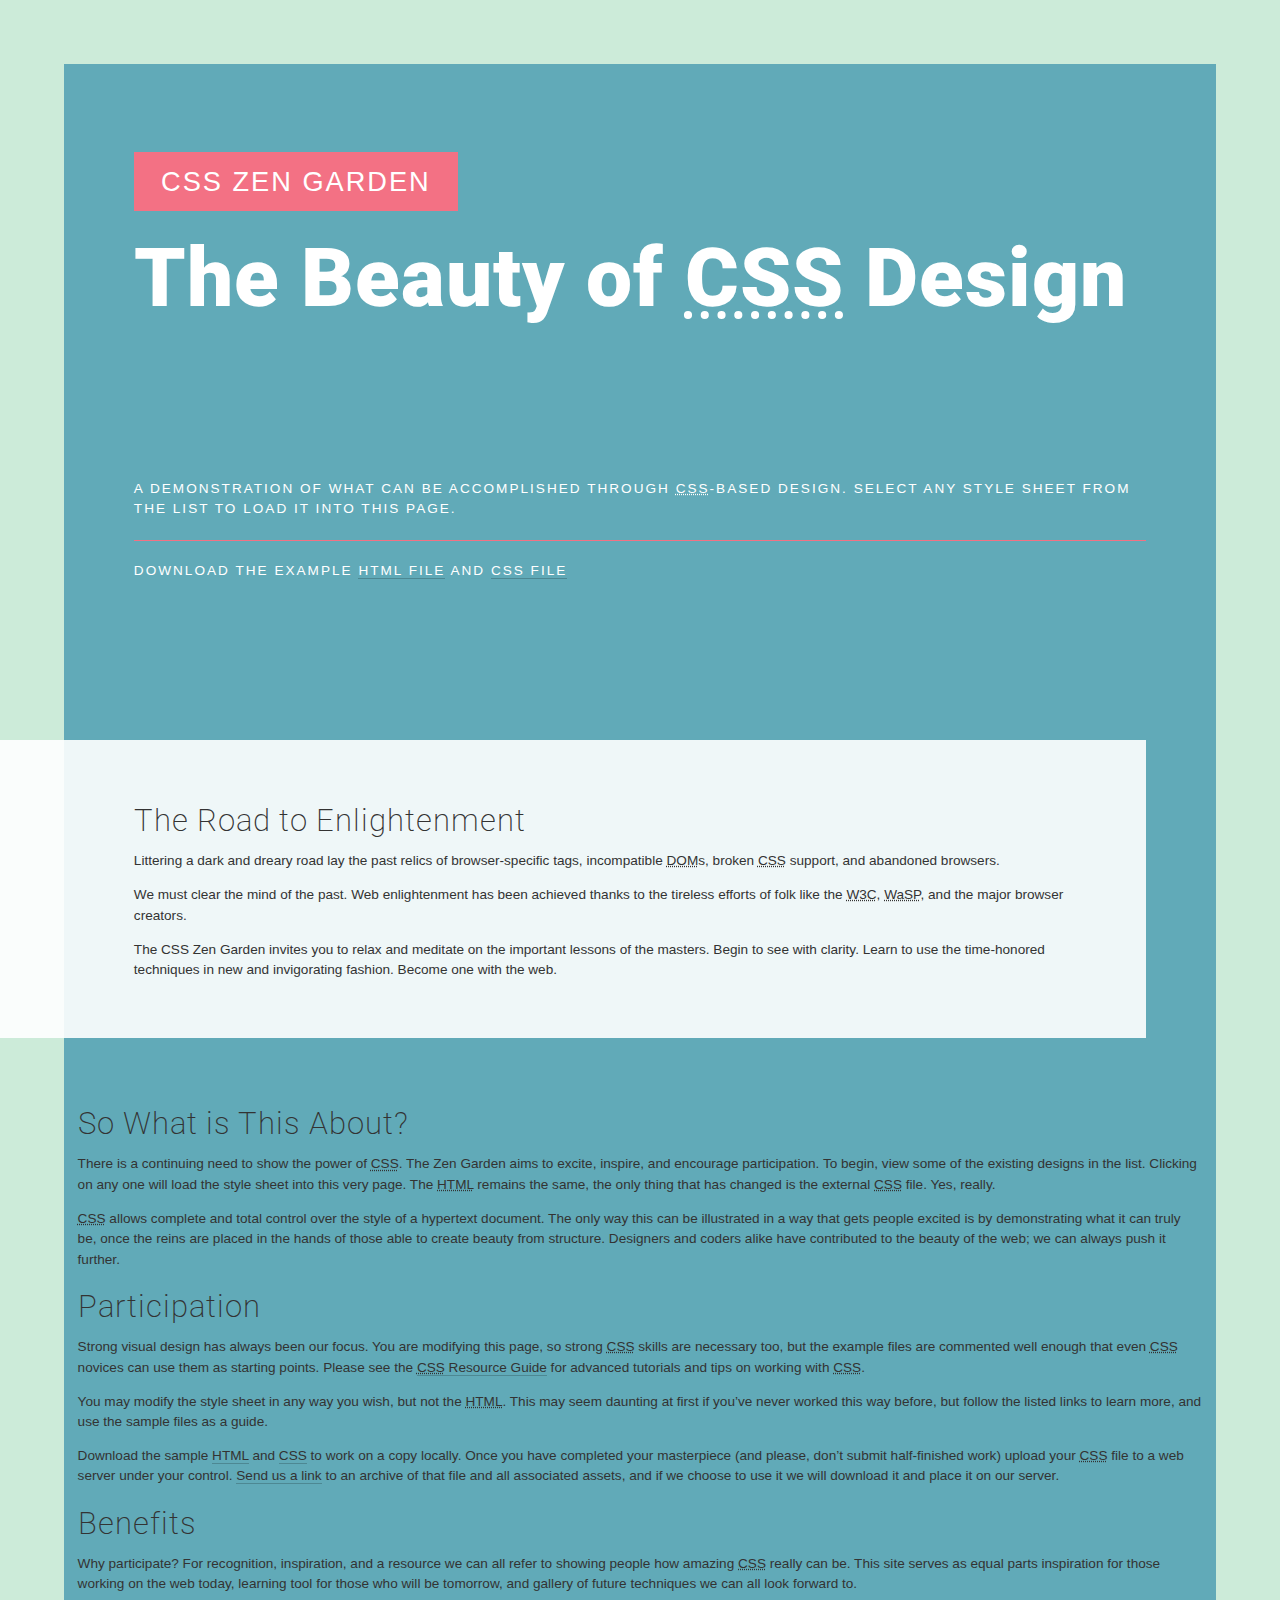
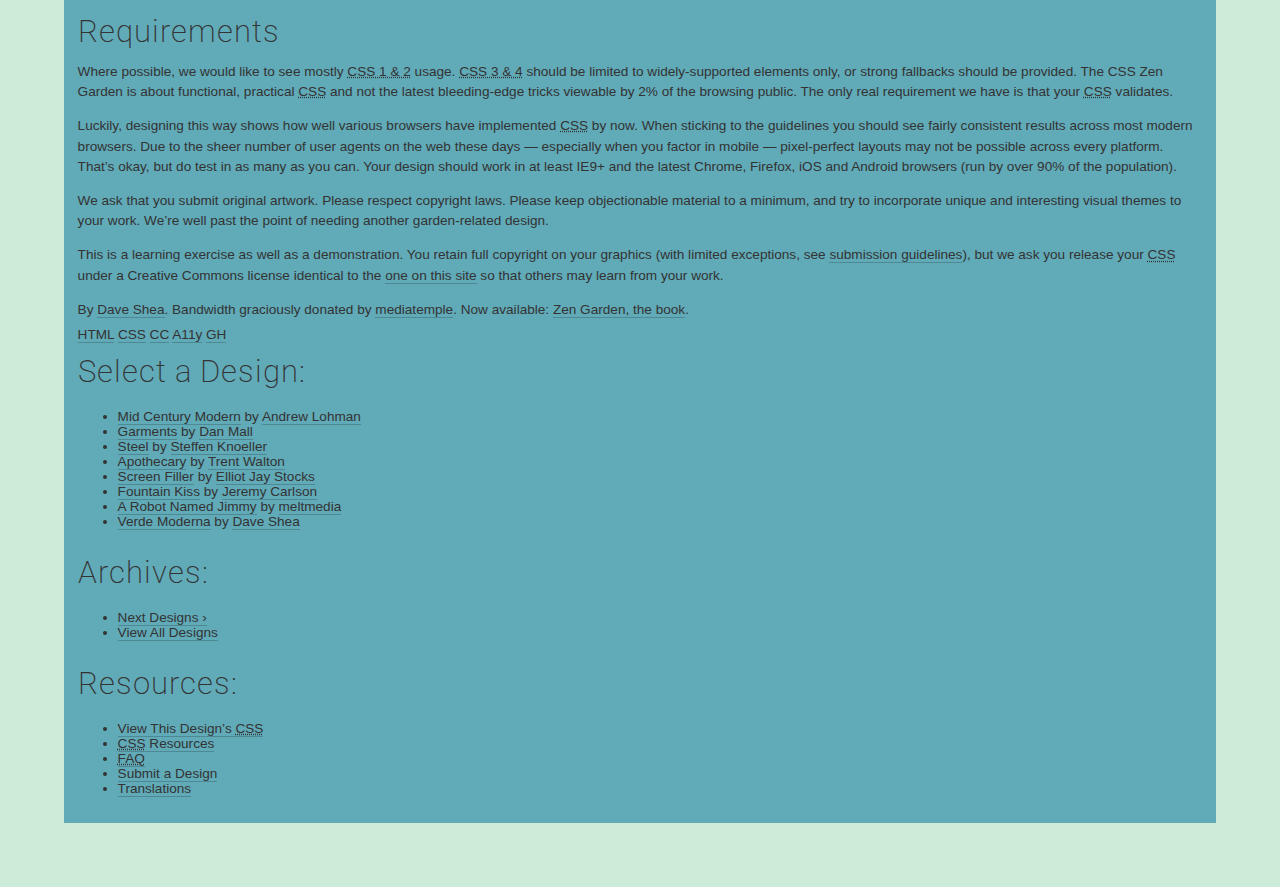
<file: Zen Garden/index.html>
<!DOCTYPE html>
<html lang="en">
  <head>
    <meta charset="UTF-8" />
    <meta name="viewport" content="width=device-width, initial-scale=1.0" />
    <title>Zen style guide</title>
    <link rel="stylesheet" href="style.css" />
  </head>
  <body>
    <div class="page-wrapper">
      <section class="intro" id="zen-intro">
        <header role="banner">
          <h1>CSS Zen Garden</h1>
          <h2>
            The Beauty of <abbr title="Cascading Style Sheets">CSS</abbr> Design
          </h2>
        </header>

        <div class="summary" id="zen-summary" role="article">
          <p>
            A demonstration of what can be accomplished through
            <abbr title="Cascading Style Sheets">CSS</abbr>-based design. Select
            any style sheet from the list to load it into this page.
          </p>
          <p>
            Download the example
            <a
              href="/examples/index"
              title="This page's source HTML code, not to be modified."
              >html file</a
            >
            and
            <a
              href="/examples/style.css"
              title="This page's sample CSS, the file you may modify."
              >css file</a
            >
          </p>
        </div>

        <div class="preamble" id="zen-preamble" role="article">
          <h3>The Road to Enlightenment</h3>
          <p>
            Littering a dark and dreary road lay the past relics of
            browser-specific tags, incompatible
            <abbr title="Document Object Model">DOM</abbr>s, broken
            <abbr title="Cascading Style Sheets">CSS</abbr> support, and
            abandoned browsers.
          </p>
          <p>
            We must clear the mind of the past. Web enlightenment has been
            achieved thanks to the tireless efforts of folk like the
            <abbr title="World Wide Web Consortium">W3C</abbr>,
            <abbr title="Web Standards Project">WaSP</abbr>, and the major
            browser creators.
          </p>
          <p>
            The CSS Zen Garden invites you to relax and meditate on the
            important lessons of the masters. Begin to see with clarity. Learn
            to use the time-honored techniques in new and invigorating fashion.
            Become one with the web.
          </p>
        </div>
      </section>

      <div class="main supporting" id="zen-supporting" role="main">
        <div class="explanation" id="zen-explanation" role="article">
          <h3>So What is This About?</h3>
          <p>
            There is a continuing need to show the power of
            <abbr title="Cascading Style Sheets">CSS</abbr>. The Zen Garden aims
            to excite, inspire, and encourage participation. To begin, view some
            of the existing designs in the list. Clicking on any one will load
            the style sheet into this very page. The
            <abbr title="HyperText Markup Language">HTML</abbr> remains the
            same, the only thing that has changed is the external
            <abbr title="Cascading Style Sheets">CSS</abbr> file. Yes, really.
          </p>
          <p>
            <abbr title="Cascading Style Sheets">CSS</abbr> allows complete and
            total control over the style of a hypertext document. The only way
            this can be illustrated in a way that gets people excited is by
            demonstrating what it can truly be, once the reins are placed in the
            hands of those able to create beauty from structure. Designers and
            coders alike have contributed to the beauty of the web; we can
            always push it further.
          </p>
        </div>

        <div class="participation" id="zen-participation" role="article">
          <h3>Participation</h3>
          <p>
            Strong visual design has always been our focus. You are modifying
            this page, so strong
            <abbr title="Cascading Style Sheets">CSS</abbr> skills are necessary
            too, but the example files are commented well enough that even
            <abbr title="Cascading Style Sheets">CSS</abbr> novices can use them
            as starting points. Please see the
            <a
              href="http://www.mezzoblue.com/zengarden/resources/"
              title="A listing of CSS-related resources"
              ><abbr title="Cascading Style Sheets">CSS</abbr> Resource Guide</a
            >
            for advanced tutorials and tips on working with
            <abbr title="Cascading Style Sheets">CSS</abbr>.
          </p>
          <p>
            You may modify the style sheet in any way you wish, but not the
            <abbr title="HyperText Markup Language">HTML</abbr>. This may seem
            daunting at first if you&#8217;ve never worked this way before, but
            follow the listed links to learn more, and use the sample files as a
            guide.
          </p>
          <p>
            Download the sample
            <a
              href="/examples/index"
              title="This page's source HTML code, not to be modified."
              >HTML</a
            >
            and
            <a
              href="/examples/style.css"
              title="This page's sample CSS, the file you may modify."
              >CSS</a
            >
            to work on a copy locally. Once you have completed your masterpiece
            (and please, don&#8217;t submit half-finished work) upload your
            <abbr title="Cascading Style Sheets">CSS</abbr> file to a web server
            under your control.
            <a
              href="http://www.mezzoblue.com/zengarden/submit/"
              title="Use the contact form to send us your CSS file"
              >Send us a link</a
            >
            to an archive of that file and all associated assets, and if we
            choose to use it we will download it and place it on our server.
          </p>
        </div>

        <div class="benefits" id="zen-benefits" role="article">
          <h3>Benefits</h3>
          <p>
            Why participate? For recognition, inspiration, and a resource we can
            all refer to showing people how amazing
            <abbr title="Cascading Style Sheets">CSS</abbr> really can be. This
            site serves as equal parts inspiration for those working on the web
            today, learning tool for those who will be tomorrow, and gallery of
            future techniques we can all look forward to.
          </p>
        </div>

        <div class="requirements" id="zen-requirements" role="article">
          <h3>Requirements</h3>
          <p>
            Where possible, we would like to see mostly
            <abbr title="Cascading Style Sheets, levels 1 and 2"
              >CSS 1 &amp; 2</abbr
            >
            usage.
            <abbr title="Cascading Style Sheets, levels 3 and 4"
              >CSS 3 &amp; 4</abbr
            >
            should be limited to widely-supported elements only, or strong
            fallbacks should be provided. The CSS Zen Garden is about
            functional, practical
            <abbr title="Cascading Style Sheets">CSS</abbr> and not the latest
            bleeding-edge tricks viewable by 2% of the browsing public. The only
            real requirement we have is that your
            <abbr title="Cascading Style Sheets">CSS</abbr> validates.
          </p>
          <p>
            Luckily, designing this way shows how well various browsers have
            implemented <abbr title="Cascading Style Sheets">CSS</abbr> by now.
            When sticking to the guidelines you should see fairly consistent
            results across most modern browsers. Due to the sheer number of user
            agents on the web these days &#8212; especially when you factor in
            mobile &#8212; pixel-perfect layouts may not be possible across
            every platform. That&#8217;s okay, but do test in as many as you
            can. Your design should work in at least IE9+ and the latest Chrome,
            Firefox, iOS and Android browsers (run by over 90% of the
            population).
          </p>
          <p>
            We ask that you submit original artwork. Please respect copyright
            laws. Please keep objectionable material to a minimum, and try to
            incorporate unique and interesting visual themes to your work.
            We&#8217;re well past the point of needing another garden-related
            design.
          </p>
          <p>
            This is a learning exercise as well as a demonstration. You retain
            full copyright on your graphics (with limited exceptions, see
            <a href="http://www.mezzoblue.com/zengarden/submit/guidelines/"
              >submission guidelines</a
            >), but we ask you release your
            <abbr title="Cascading Style Sheets">CSS</abbr> under a Creative
            Commons license identical to the
            <a
              href="http://creativecommons.org/licenses/by-nc-sa/3.0/"
              title="View the Zen Garden's license information."
              >one on this site</a
            >
            so that others may learn from your work.
          </p>
          <p role="contentinfo">
            By <a href="http://www.mezzoblue.com/">Dave Shea</a>. Bandwidth
            graciously donated by
            <a href="http://www.mediatemple.net/">mediatemple</a>. Now
            available:
            <a
              href="http://www.amazon.com/exec/obidos/ASIN/0321303474/mezzoblue-20/"
              >Zen Garden, the book</a
            >.
          </p>
        </div>

        <footer>
          <a
            href="http://validator.w3.org/check/referer"
            title="Check the validity of this site&#8217;s HTML"
            class="zen-validate-html"
            >HTML</a
          >
          <a
            href="http://jigsaw.w3.org/css-validator/check/referer"
            title="Check the validity of this site&#8217;s CSS"
            class="zen-validate-css"
            >CSS</a
          >
          <a
            href="http://creativecommons.org/licenses/by-nc-sa/3.0/"
            title="View the Creative Commons license of this site: Attribution-NonCommercial-ShareAlike."
            class="zen-license"
            >CC</a
          >
          <a
            href="http://mezzoblue.com/zengarden/faq/#aaa"
            title="Read about the accessibility of this site"
            class="zen-accessibility"
            >A11y</a
          >
          <a
            href="https://github.com/mezzoblue/csszengarden.com"
            title="Fork this site on Github"
            class="zen-github"
            >GH</a
          >
        </footer>
      </div>

      <aside class="sidebar" role="complementary">
        <div class="wrapper">
          <div class="design-selection" id="design-selection">
            <h3 class="select">Select a Design:</h3>
            <nav role="navigation">
              <ul>
                <li>
                  <a href="/221/" class="design-name">Mid Century Modern</a> by
                  <a href="http://andrewlohman.com/" class="designer-name"
                    >Andrew Lohman</a
                  >
                </li>
                <li>
                  <a href="/220/" class="design-name">Garments</a> by
                  <a href="http://danielmall.com/" class="designer-name"
                    >Dan Mall</a
                  >
                </li>
                <li>
                  <a href="/219/" class="design-name">Steel</a> by
                  <a href="http://steffen-knoeller.de" class="designer-name"
                    >Steffen Knoeller</a
                  >
                </li>
                <li>
                  <a href="/218/" class="design-name">Apothecary</a> by
                  <a href="http://trentwalton.com" class="designer-name"
                    >Trent Walton</a
                  >
                </li>
                <li>
                  <a href="/217/" class="design-name">Screen Filler</a> by
                  <a href="http://elliotjaystocks.com/" class="designer-name"
                    >Elliot Jay Stocks</a
                  >
                </li>
                <li>
                  <a href="/216/" class="design-name">Fountain Kiss</a> by
                  <a href="http://jeremycarlson.com" class="designer-name"
                    >Jeremy Carlson</a
                  >
                </li>
                <li>
                  <a href="/215/" class="design-name">A Robot Named Jimmy</a> by
                  <a href="http://meltmedia.com/" class="designer-name"
                    >meltmedia</a
                  >
                </li>
                <li>
                  <a href="/214/" class="design-name">Verde Moderna</a> by
                  <a href="http://www.mezzoblue.com/" class="designer-name"
                    >Dave Shea</a
                  >
                </li>
              </ul>
            </nav>
          </div>

          <div class="design-archives" id="design-archives">
            <h3 class="archives">Archives:</h3>
            <nav role="navigation">
              <ul>
                <li class="next">
                  <a href="/214/page1">
                    Next Designs <span class="indicator">&rsaquo;</span>
                  </a>
                </li>
                <li class="viewall">
                  <a
                    href="http://www.mezzoblue.com/zengarden/alldesigns/"
                    title="View every submission to the Zen Garden."
                  >
                    View All Designs
                  </a>
                </li>
              </ul>
            </nav>
          </div>

          <div class="zen-resources" id="zen-resources">
            <h3 class="resources">Resources:</h3>
            <ul>
              <li class="view-css">
                <a
                  href="style.css"
                  title="View the source CSS file of the currently-viewed design."
                >
                  View This Design&#8217;s
                  <abbr title="Cascading Style Sheets">CSS</abbr>
                </a>
              </li>
              <li class="css-resources">
                <a
                  href="http://www.mezzoblue.com/zengarden/resources/"
                  title="Links to great sites with information on using CSS."
                >
                  <abbr title="Cascading Style Sheets">CSS</abbr> Resources
                </a>
              </li>
              <li class="zen-faq">
                <a
                  href="http://www.mezzoblue.com/zengarden/faq/"
                  title="A list of Frequently Asked Questions about the Zen Garden."
                >
                  <abbr title="Frequently Asked Questions">FAQ</abbr>
                </a>
              </li>
              <li class="zen-submit">
                <a
                  href="http://www.mezzoblue.com/zengarden/submit/"
                  title="Send in your own CSS file."
                >
                  Submit a Design
                </a>
              </li>
              <li class="zen-translations">
                <a
                  href="http://www.mezzoblue.com/zengarden/translations/"
                  title="View translated versions of this page."
                >
                  Translations
                </a>
              </li>
            </ul>
          </div>
        </div>
      </aside>
    </div>
  </body>
</html>
</file>
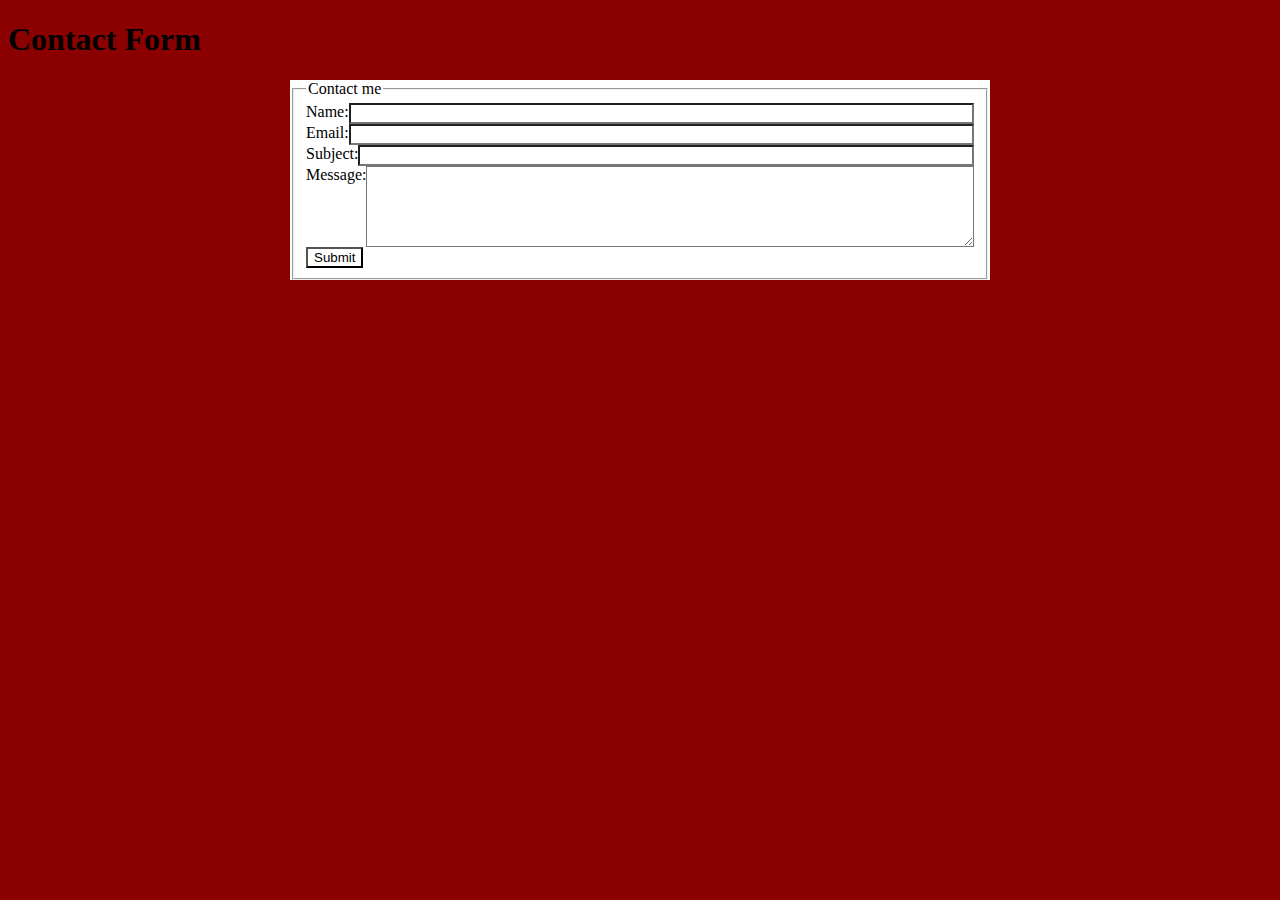
<file: demo.html>
<!doctype html>
<html>

<head>
    <meta charset="utf-8">
    <title>Scss Demo</title>
    <meta name="viewport" content="width=device-width, initial-scale=1">
    <link rel="stylesheet" type="text/css" href="style.css">
</head>

<body>
    <h1>Contact Form</h1>
    <form method="post" action="#" id="contactform">
        <fieldset>
            <legend>Contact me</legend>
            <div>
                <label for="name">Name:</label>
                <input type="text" name="name" id="name" size="50">
            </div>
            <div>
                <label for="email">Email:</label>
                <input type="email" name="email" id="email" size="50">
            </div>
            <div>
                <label for="subject">Subject:</label>
                <input type="text" name="subject" id="subject" size="50">
            </div>
            <div>
                <label for="message"> Message:</label>
                <textarea name="message" id="message" cols="50" rows="5"></textarea>
            </div>
            <input type="submit" value="Submit">
        </fieldset>
    </form>
</body>

</html>
</file>
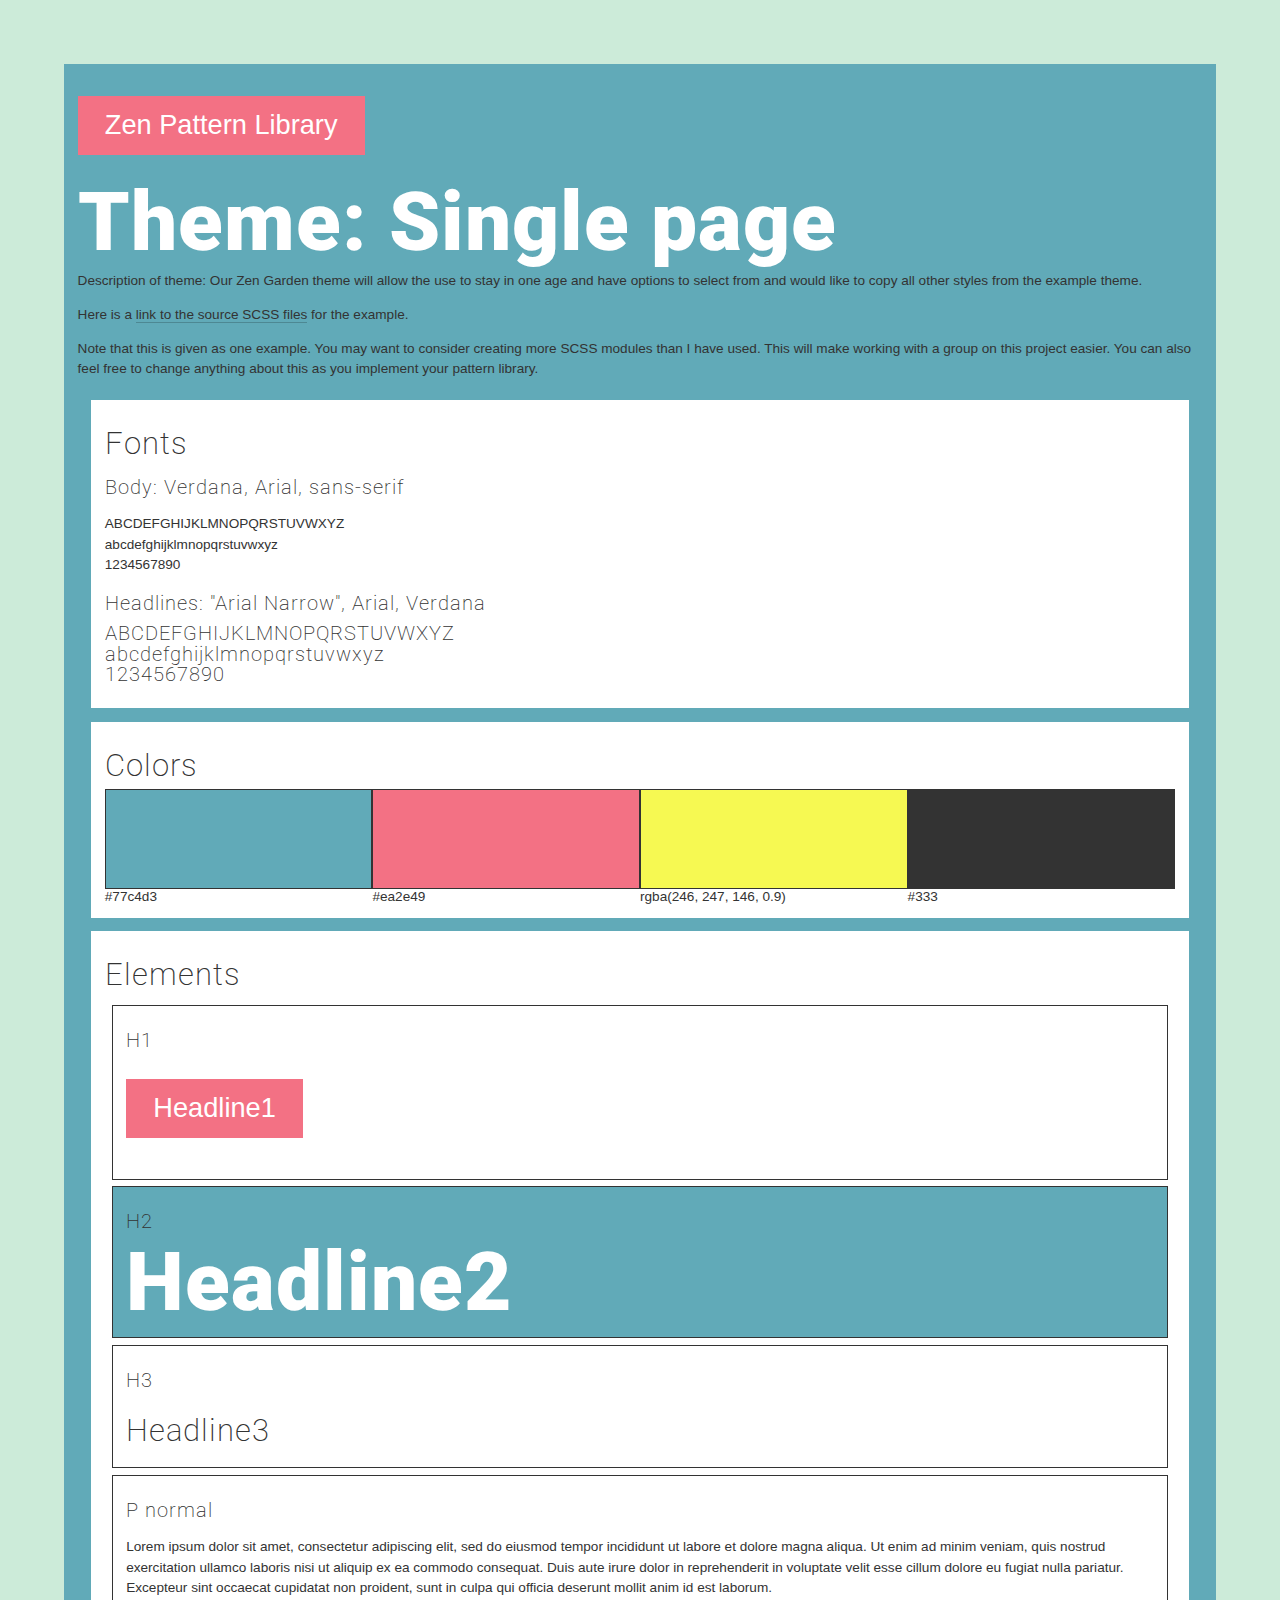
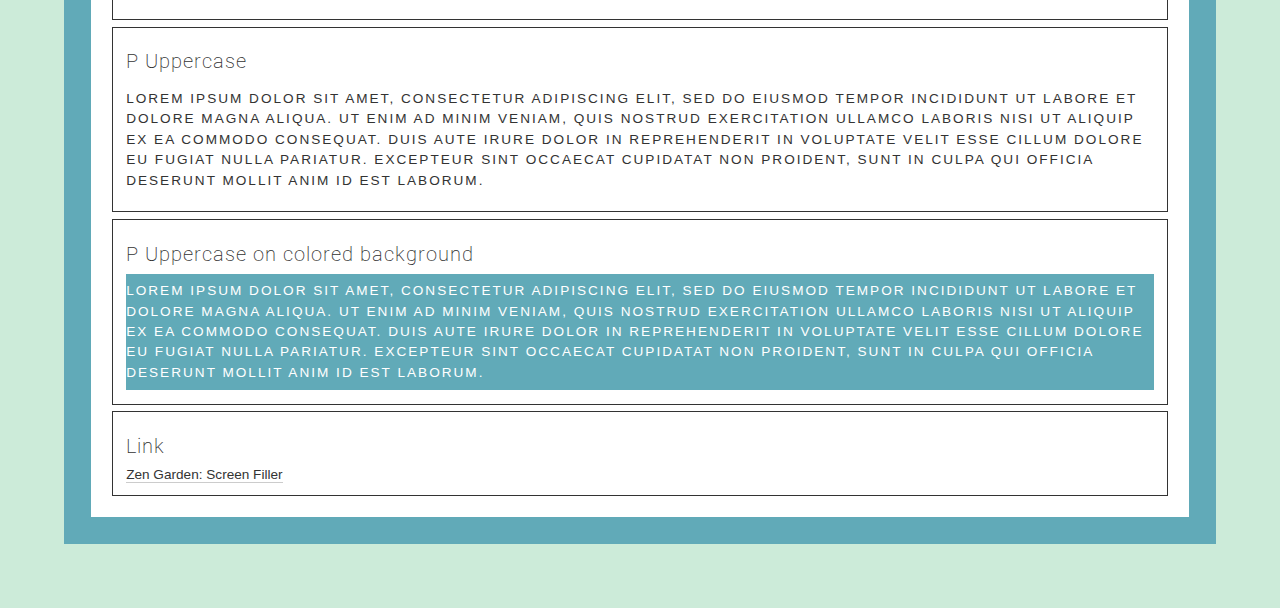
<file: Zen Garden/pattern.html>
<!DOCTYPE html>
<html lang="en">
  <head>
    <meta charset="UTF-8" />
    <meta name="viewport" content="width=device-width, initial-scale=1.0" />
    <title>Zen Pattern Library</title>
    <link rel="stylesheet" href="style-pattern.css" />
  </head>
  <body>
    <header>
      <h1>
        Zen Pattern Library
      </h1>
    </header>
    <main>
      <h2>Theme: Single page</h2>
      <p>
        Description of theme: Our Zen Garden theme will allow the use to stay in one age and have options to select from and would like to copy all other styles from the example theme. 
      </p>
      <p>
        Here is a
        <a href="../zen-style.zip">link to the source SCSS files</a> for the
        example.
      </p>
      <p>
        Note that this is given as one example. You may want to consider
        creating more SCSS modules than I have used. This will make working with
        a group on this project easier. You can also feel free to change
        anything about this as you implement your pattern library.
      </p>
      <section>
        <h3>Fonts</h3>
        <h4>Body: Verdana, Arial, sans-serif</h4>
        <p>
          ABCDEFGHIJKLMNOPQRSTUVWXYZ<br />
          abcdefghijklmnopqrstuvwxyz<br />
          1234567890
        </p>
        <h4>Headlines: "Arial Narrow", Arial, Verdana</h4>
        <h4>
          ABCDEFGHIJKLMNOPQRSTUVWXYZ<br />
          abcdefghijklmnopqrstuvwxyz<br />
          1234567890
        </h4>
      </section>

      <section class="colors">
        <h3>Colors</h3>
        <figure>
          <div class="swatch primary"></div>
          <figcaption>#77c4d3</figcaption>
        </figure>
        <figure>
          <div class="swatch accent1"></div>
          <figcaption>#ea2e49</figcaption>
        </figure>
        <figure>
          <div class="swatch accent2"></div>
          <figcaption>rgba(246, 247, 146, 0.9)</figcaption>
        </figure>
        <figure>
          <div class="swatch text-dark"></div>
          <figcaption>#333</figcaption>
        </figure>
      </section>

      <section class="elements">
        <h3>Elements</h3>
        <div class="element">
          <h4>H1</h4>
          <h1>Headline1</h1>
        </div>
        <div class="element primary">
          <h4>H2</h4>
          <h2>Headline2</h2>
        </div>
        <div class="element">
          <h4>H3</h4>
          <h3>Headline3</h3>
        </div>
        <div class="element">
          <h4>P normal</h4>
          <p>
            Lorem ipsum dolor sit amet, consectetur adipiscing elit, sed do
            eiusmod tempor incididunt ut labore et dolore magna aliqua. Ut enim
            ad minim veniam, quis nostrud exercitation ullamco laboris nisi ut
            aliquip ex ea commodo consequat. Duis aute irure dolor in
            reprehenderit in voluptate velit esse cillum dolore eu fugiat nulla
            pariatur. Excepteur sint occaecat cupidatat non proident, sunt in
            culpa qui officia deserunt mollit anim id est laborum.
          </p>
        </div>
        <div class="element">
          <h4>P Uppercase</h4>
          <p class="uppercase">
            Lorem ipsum dolor sit amet, consectetur adipiscing elit, sed do
            eiusmod tempor incididunt ut labore et dolore magna aliqua. Ut enim
            ad minim veniam, quis nostrud exercitation ullamco laboris nisi ut
            aliquip ex ea commodo consequat. Duis aute irure dolor in
            reprehenderit in voluptate velit esse cillum dolore eu fugiat nulla
            pariatur. Excepteur sint occaecat cupidatat non proident, sunt in
            culpa qui officia deserunt mollit anim id est laborum.
          </p>
        </div>
        <div class="element">
          <h4>P Uppercase on colored background</h4>
          <p class="uppercase-light primary">
            Lorem ipsum dolor sit amet, consectetur adipiscing elit, sed do
            eiusmod tempor incididunt ut labore et dolore magna aliqua. Ut enim
            ad minim veniam, quis nostrud exercitation ullamco laboris nisi ut
            aliquip ex ea commodo consequat. Duis aute irure dolor in
            reprehenderit in voluptate velit esse cillum dolore eu fugiat nulla
            pariatur. Excepteur sint occaecat cupidatat non proident, sunt in
            culpa qui officia deserunt mollit anim id est laborum.
          </p>
        </div>
        <div class="element">
          <h4>Link</h4>
          <a
            href="http://csszengarden.com/217/"
            rel="noreferrer"
            target="_blank"
            >Zen Garden: Screen Filler</a
          >
        </div>
      </section>
    </main>
  </body>
</html>
</file>
<file: Zen Garden/style.css>
@import url("https://fonts.googleapis.com/css2?family=Roboto:wght@100;300;400;700&display=swap");
h2,
h3,
h4 {
  font-family: "roboto", Arial, Verdana, sans-serif;
  margin: 0;
}

h1 {
  background: #f37184;
  color: #fff;
  display: inline-block;
  font-weight: normal;
  margin-bottom: 1em;
  padding: 0.5em 1em;
}

h2 {
  color: #fff;
  font-weight: 900; /* Heavy */
  font-size: 6em;
  letter-spacing: 1px;
  line-height: 1em;
}

h3 {
  font-size: 2.25em;
  font-weight: 200; /* Thin */
  letter-spacing: 1px;
  line-height: 1em;
  padding: 0.5em 0 0.25em 0;
}

h4 {
  font-size: 1.5em;
  font-weight: 200; /* Thin */
  letter-spacing: 1px;
  line-height: 1em;
  margin: 0.5em 0;
}

p {
  font-family: verdana, arial, sans-serif;
  font-size: 1em;
  line-height: 1.5em;
  padding: 0.5em 0;
  margin: 0;
}

a {
  border-bottom: 1px solid rgba(0, 0, 0, 0.2);
  color: #333;
  text-decoration: none;
  transition: border-color 0.2s ease-in-out;
}

a:hover {
  border-color: #f37184;
}

[role=banner] > h1 {
  font-weight: 300;
  letter-spacing: 2px;
  text-transform: uppercase;
  color: #fff;
}

.summary {
  font-weight: 300;
  letter-spacing: 2px;
  text-transform: uppercase;
  color: #fff;
  padding: 15% 0;
}
.summary p:last-child {
  border-top: 1px solid #f37184;
  margin-top: 1em;
  padding-top: 1.5em;
}
.summary a {
  color: #fff;
}

.preamble {
  background: rgba(255, 255, 255, 0.9);
  color: #333;
  margin-left: -30%;
  padding: 5% 5% 5% 30%;
}

.intro {
  padding: 5%;
}

* {
  box-sizing: border-box;
}

html {
  background-color: #ccebd9;
  padding: 5%;
}

body {
  font-family: verdana, arial, sans-serif;
  font-size: 85%;
  color: #333;
  background-color: rgb(97, 170, 184);
  margin: 0;
  padding: 1em;
}/*# sourceMappingURL=style.css.map */
</file>
<file: style.css>
body {
  background-color: darkred;
}

#contactform {
  background-color: white;
}
#contactform input, #contactform textarea {
  background-color: white;
  flex: 2;
}
@media (min-width: 20em) {
  #contactform {
    width: 90%;
    max-width: 700px;
    margin-left: auto;
    margin-right: auto;
  }
}

fieldset > div {
  display: flex;
  flex-flow: row wrap;
}

#content {
  width: 90%;
  max-width: 960;
  margin-left: auto;
  margin-right: auto;
}/*# sourceMappingURL=style.css.map */
</file>
<file: Zen Garden/style-pattern.css>
@import url("https://fonts.googleapis.com/css2?family=Roboto:wght@100;300;400;700&display=swap");
h2,
h3,
h4 {
  font-family: "roboto", Arial, Verdana, sans-serif;
  margin: 0;
}

h1 {
  background: #f37184;
  color: #fff;
  display: inline-block;
  font-weight: normal;
  margin-bottom: 1em;
  padding: 0.5em 1em;
}

h2 {
  color: #fff;
  font-weight: 900; /* Heavy */
  font-size: 6em;
  letter-spacing: 1px;
  line-height: 1em;
}

h3 {
  font-size: 2.25em;
  font-weight: 200; /* Thin */
  letter-spacing: 1px;
  line-height: 1em;
  padding: 0.5em 0 0.25em 0;
}

h4 {
  font-size: 1.5em;
  font-weight: 200; /* Thin */
  letter-spacing: 1px;
  line-height: 1em;
  margin: 0.5em 0;
}

p {
  font-family: verdana, arial, sans-serif;
  font-size: 1em;
  line-height: 1.5em;
  padding: 0.5em 0;
  margin: 0;
}

a {
  border-bottom: 1px solid rgba(0, 0, 0, 0.2);
  color: #333;
  text-decoration: none;
  transition: border-color 0.2s ease-in-out;
}

a:hover {
  border-color: #f37184;
}

[role=banner] > h1 {
  font-weight: 300;
  letter-spacing: 2px;
  text-transform: uppercase;
  color: #fff;
}

.summary {
  font-weight: 300;
  letter-spacing: 2px;
  text-transform: uppercase;
  color: #fff;
  padding: 15% 0;
}
.summary p:last-child {
  border-top: 1px solid #f37184;
  margin-top: 1em;
  padding-top: 1.5em;
}
.summary a {
  color: #fff;
}

.preamble {
  background: rgba(255, 255, 255, 0.9);
  color: #333;
  margin-left: -30%;
  padding: 5% 5% 5% 30%;
}

.intro {
  padding: 5%;
}

* {
  box-sizing: border-box;
}

html {
  background-color: #ccebd9;
  padding: 5%;
}

body {
  font-family: verdana, arial, sans-serif;
  font-size: 85%;
  color: #333;
  background-color: rgb(97, 170, 184);
  margin: 0;
  padding: 1em;
}

section {
  background-color: white;
  padding: 1em;
  margin: 1em;
}

.colors {
  display: flex;
  flex-flow: row wrap;
}
.colors > h3 {
  width: 100%;
  flex: 1 0 100%;
}
.colors > figure {
  margin: 0;
  flex: 1 1 25%;
}

.swatch {
  width: 100%;
  height: 100px;
  border: 1px solid;
}

.primary {
  background-color: rgb(97, 170, 184);
}

.accent1 {
  background-color: #f37184;
}

.accent2 {
  background-color: rgba(245, 248, 63, 0.9);
}

.text-dark {
  background-color: #333;
}

.element {
  border: 1px solid;
  margin: 0.5em;
  padding: 1em;
}

.uppercase {
  font-weight: 300;
  letter-spacing: 2px;
  text-transform: uppercase;
  color: #333;
}

.uppercase-light {
  font-weight: 300;
  letter-spacing: 2px;
  text-transform: uppercase;
  color: #fff;
}/*# sourceMappingURL=style-pattern.css.map */
</file>
